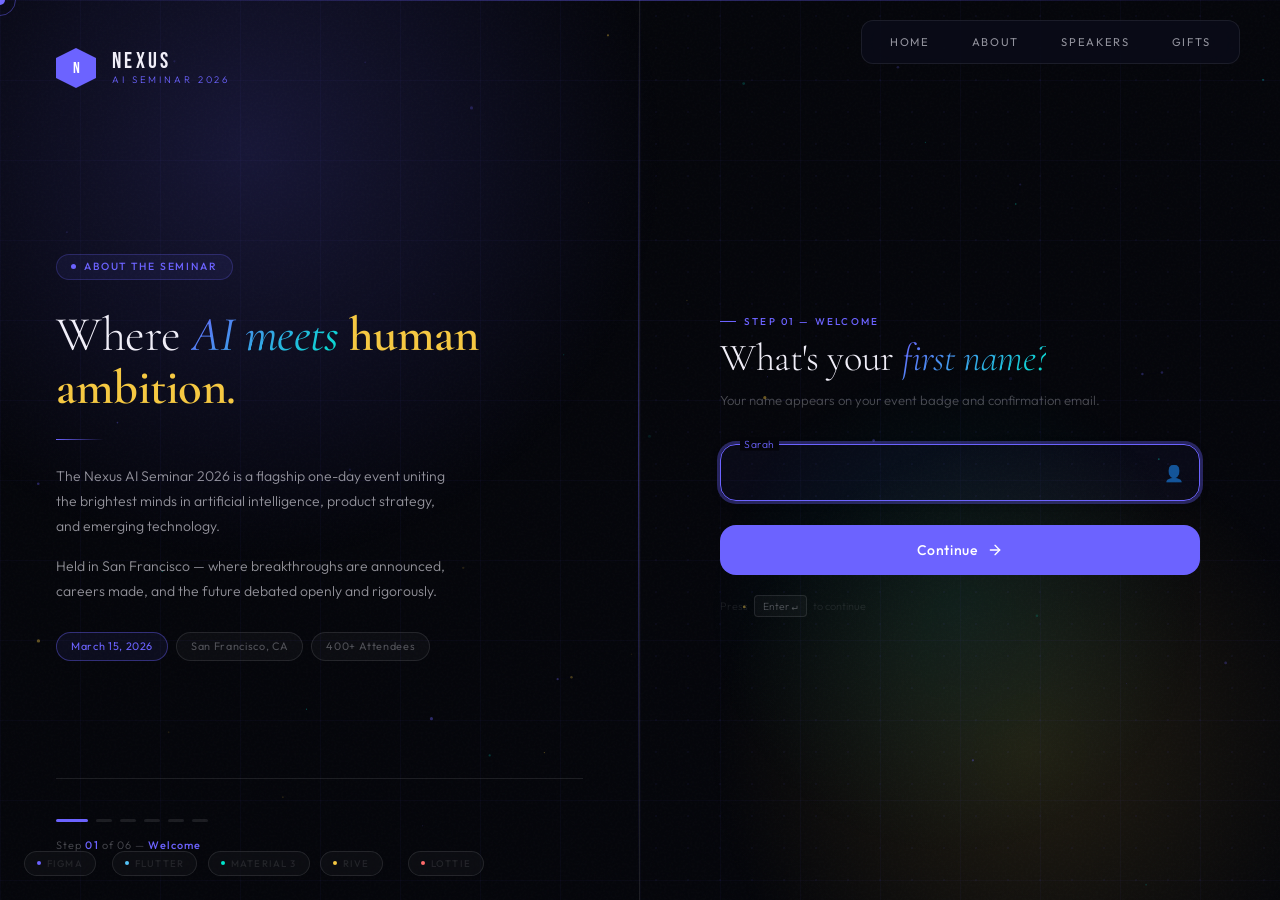
<file: index.html>
<!DOCTYPE html>
<html lang="en">
<head>
<meta charset="UTF-8">
<meta name="viewport" content="width=device-width, initial-scale=1.0">
<title>NEXUS AI — Seminar 2026</title>

<link rel="preconnect" href="https://fonts.googleapis.com">
<link href="https://fonts.googleapis.com/css2?family=Bebas+Neue&family=Cormorant+Garamond:ital,wght@0,300;0,400;0,600;1,300;1,400&family=Outfit:wght@200;300;400;500;600&display=swap" rel="stylesheet">
<script src="https://cdnjs.cloudflare.com/ajax/libs/gsap/3.12.2/gsap.min.js"></script>
<link rel="stylesheet" href="styles.css">
</head>

<body>

<!-- NAVBAR (FIXED POSITION OUTSIDE SHELL) -->
<div class="top-nav">
  <a href="index.html">HOME</a>
  <a href="about.html">ABOUT</a>
  <a href="speakers.html">SPEAKERS</a>
  <a href="gifts.html">GIFTS</a>
</div>

<!-- CURSOR + BACKGROUND -->
<div id="cursor"></div>
<div id="cursor-ring"></div>
<div class="scan-line"></div>
<div class="mesh-layer"></div>
<div class="mesh-tert"></div>
<canvas id="ambient-canvas"></canvas>
<div class="grid-lines"></div>
<div class="noise"></div>

<!-- Tech badges -->
<div class="tech-badge tb1"><span class="tb-dot" style="background:#6C63FF"></span>Figma</div>
<div class="tech-badge tb2"><span class="tb-dot" style="background:#54C5F8"></span>Flutter</div>
<div class="tech-badge tb3"><span class="tb-dot" style="background:#00E5CC"></span>Material 3</div>
<div class="tech-badge tb4"><span class="tb-dot" style="background:#F5C842"></span>Rive</div>
<div class="tech-badge tb5"><span class="tb-dot" style="background:#FF6B6B"></span>Lottie</div>

<!-- MAIN LAYOUT -->
<div class="shell">

  <!-- LEFT PANEL -->
  <aside class="panel-left">
    <div class="logo">
      <div class="logo-hex">N</div>
      <div>
        <div class="logo-name">NEXUS</div>
        <div class="logo-sub">AI Seminar 2026</div>
      </div>
    </div>

    <div class="left-content">
      <div id="leftInner" class="left-inner"></div>
    </div>

    <div class="progress-section">
      <div class="step-dots" id="stepDots"></div>
      <div class="progress-label">
        Step <span id="stepNum">01</span> of 06 — 
        <span id="stepLbl">Welcome</span>
      </div>
    </div>
  </aside>

  <!-- RIGHT PANEL -->
  <main class="panel-right">

    <!-- FORM -->
    <div class="form-card" id="formCard">
      <div class="chips" id="chipsRow"></div>
      <div id="formStep" class="form-step"></div>
    </div>

    <!-- SUCCESS SCREEN -->
    <div class="success-screen" id="successScreen">
      <div class="success-orb">
        <div class="orb-r3"></div>
        <div class="orb-r2"></div>
        <div class="orb-r"></div>

        <div class="orb-core">
          <svg class="orb-check" width="28" height="28" viewBox="0 0 24 24"
            fill="none" stroke="white" stroke-width="2.5"
            stroke-linecap="round" stroke-linejoin="round">
            <polyline points="20 6 9 17 4 12"></polyline>
          </svg>
        </div>
      </div>

      <h1 class="success-title">You're registered.</h1>

      <p class="success-sub">
        Your seat at the Nexus AI Seminar 2026 is confirmed.
        A calendar invite and pre-event materials will arrive shortly.
      </p>

      <div class="summary-card">
        <div class="summary-head">
          <span class="summary-head-label">Registration Details</span>
          <span class="summary-head-badge">✓ Confirmed</span>
        </div>
        <div class="summary-rows" id="summaryRows"></div>
      </div>

      <button class="btn-restart" id="restartBtn">
        <svg width="14" height="14" viewBox="0 0 24 24" fill="none"
          stroke="currentColor" stroke-width="2">
          <polyline points="23 4 23 10 17 10"></polyline>
          <path d="M20.49 15a9 9 0 1 1-2.12-9.36L23 10"></path>
        </svg>
        Register another attendee
      </button>
    </div>

  </main>
</div>

<script src="script.js"></script>

</body>
</html>
</file>
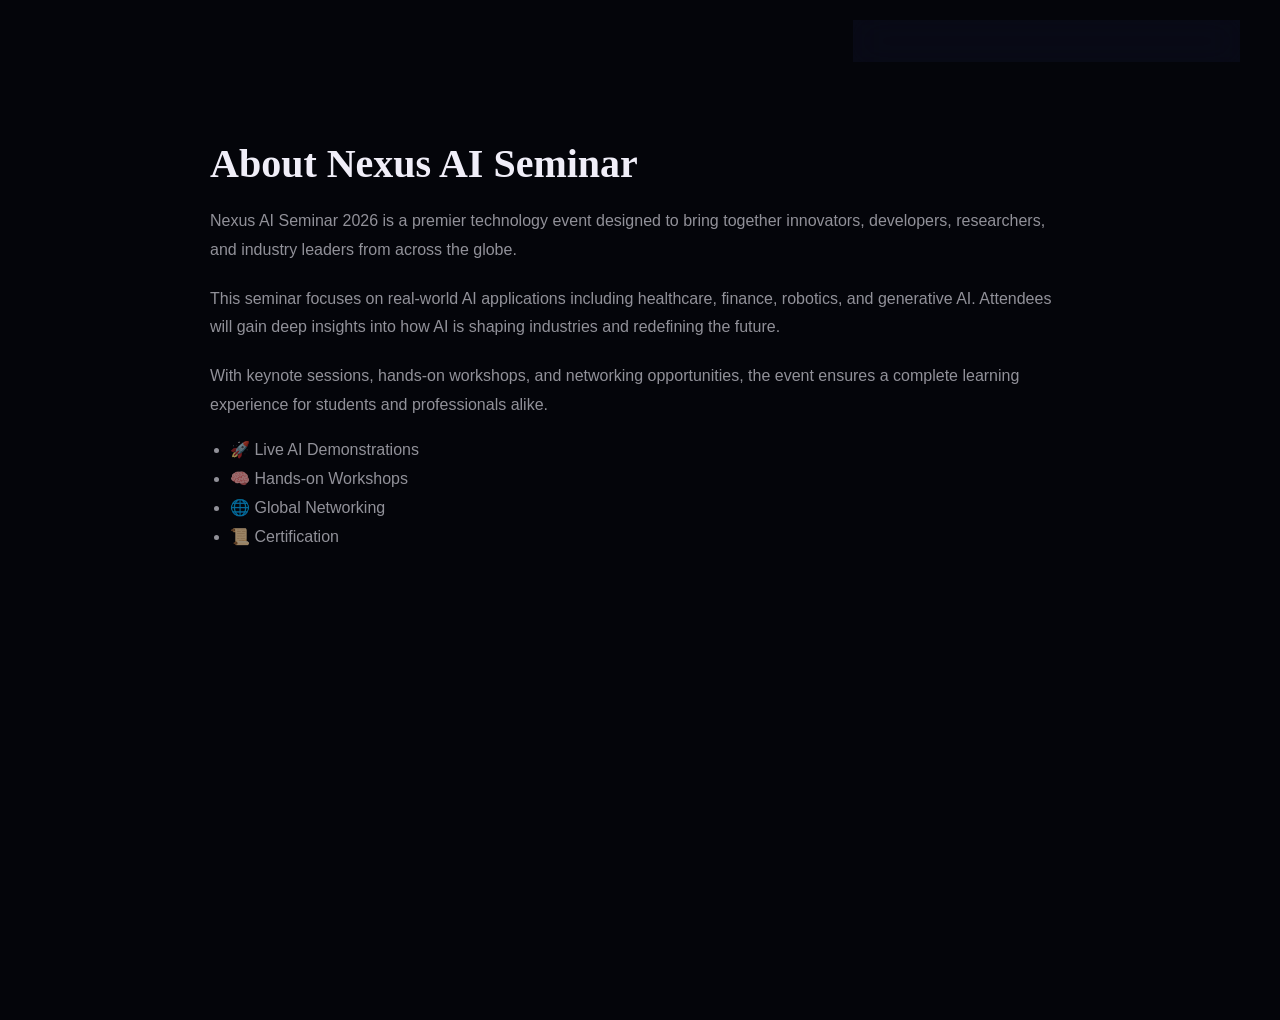
<file: about.html>
<!DOCTYPE html>
<html lang="en">
<head>
<meta charset="UTF-8">
<title>About - Nexus AI</title>
<link rel="stylesheet" href="styles.css">
</head>

<body>
<div class="top-nav">
  <a href="index.html">HOME</a>
  <a href="about.html">ABOUT</a>
  <a href="speakers.html">SPEAKERS</a>
  <a href="gifts.html">GIFTS</a>
</div>
<div class="page-container">

  <h1 class="page-title">About Nexus AI Seminar</h1>

  <p class="page-text">
    Nexus AI Seminar 2026 is a premier technology event designed to bring together 
    innovators, developers, researchers, and industry leaders from across the globe.
  </p>

  <p class="page-text">
    This seminar focuses on real-world AI applications including healthcare, finance, 
    robotics, and generative AI. Attendees will gain deep insights into how AI is shaping 
    industries and redefining the future.
  </p>

  <p class="page-text">
    With keynote sessions, hands-on workshops, and networking opportunities, the event 
    ensures a complete learning experience for students and professionals alike.
  </p>

  <ul class="page-list">
    <li>🚀 Live AI Demonstrations</li>
    <li>🧠 Hands-on Workshops</li>
    <li>🌐 Global Networking</li>
    <li>📜 Certification</li>
  </ul>

</div>

</body>
</html>
</file>
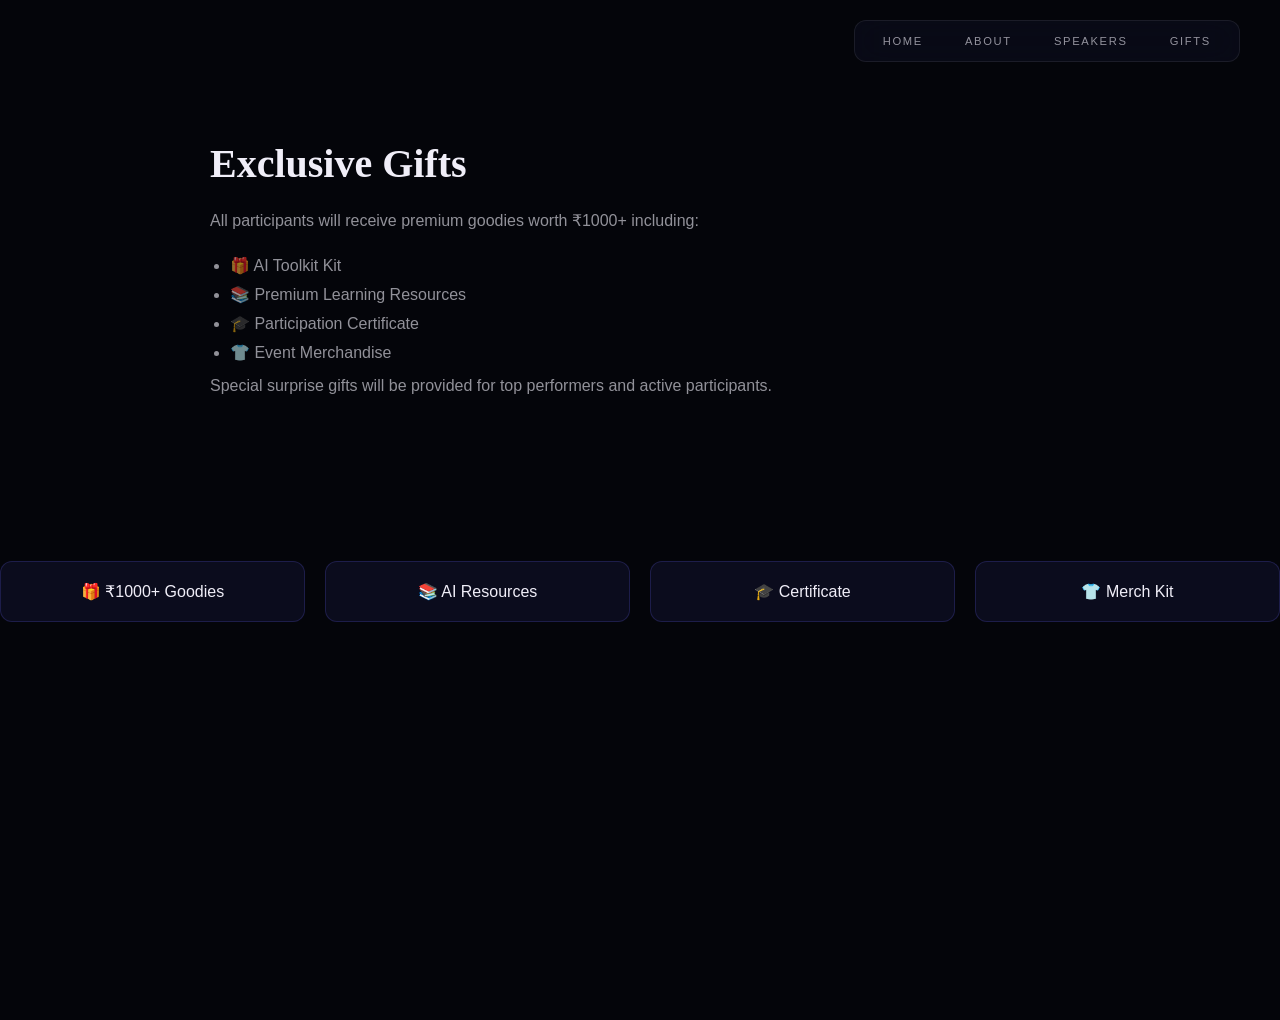
<file: gifts.html>
<!DOCTYPE html>
<html lang="en">
<head>
<meta charset="UTF-8">
<title>Gifts - Nexus AI</title>
<link rel="stylesheet" href="styles.css">
</head>

<body>
<div class="top-nav">
  <a href="index.html">HOME</a>
  <a href="about.html">ABOUT</a>
  <a href="speakers.html">SPEAKERS</a>
  <a href="gifts.html">GIFTS</a>
</div>
<div class="page-container">

  <h1 class="page-title">Exclusive Gifts</h1>

  <p class="page-text">
    All participants will receive premium goodies worth ₹1000+ including:
  </p>

  <ul class="page-list">
    <li>🎁 AI Toolkit Kit</li>
    <li>📚 Premium Learning Resources</li>
    <li>🎓 Participation Certificate</li>
    <li>👕 Event Merchandise</li>
  </ul>

  <p class="page-text">
    Special surprise gifts will be provided for top performers and active participants.
  </p>

</div>
<div class="gift-grid">

  <div class="gift-card">🎁 ₹1000+ Goodies</div>
  <div class="gift-card">📚 AI Resources</div>
  <div class="gift-card">🎓 Certificate</div>
  <div class="gift-card">👕 Merch Kit</div>

</div>
</body>
</html>
</file>
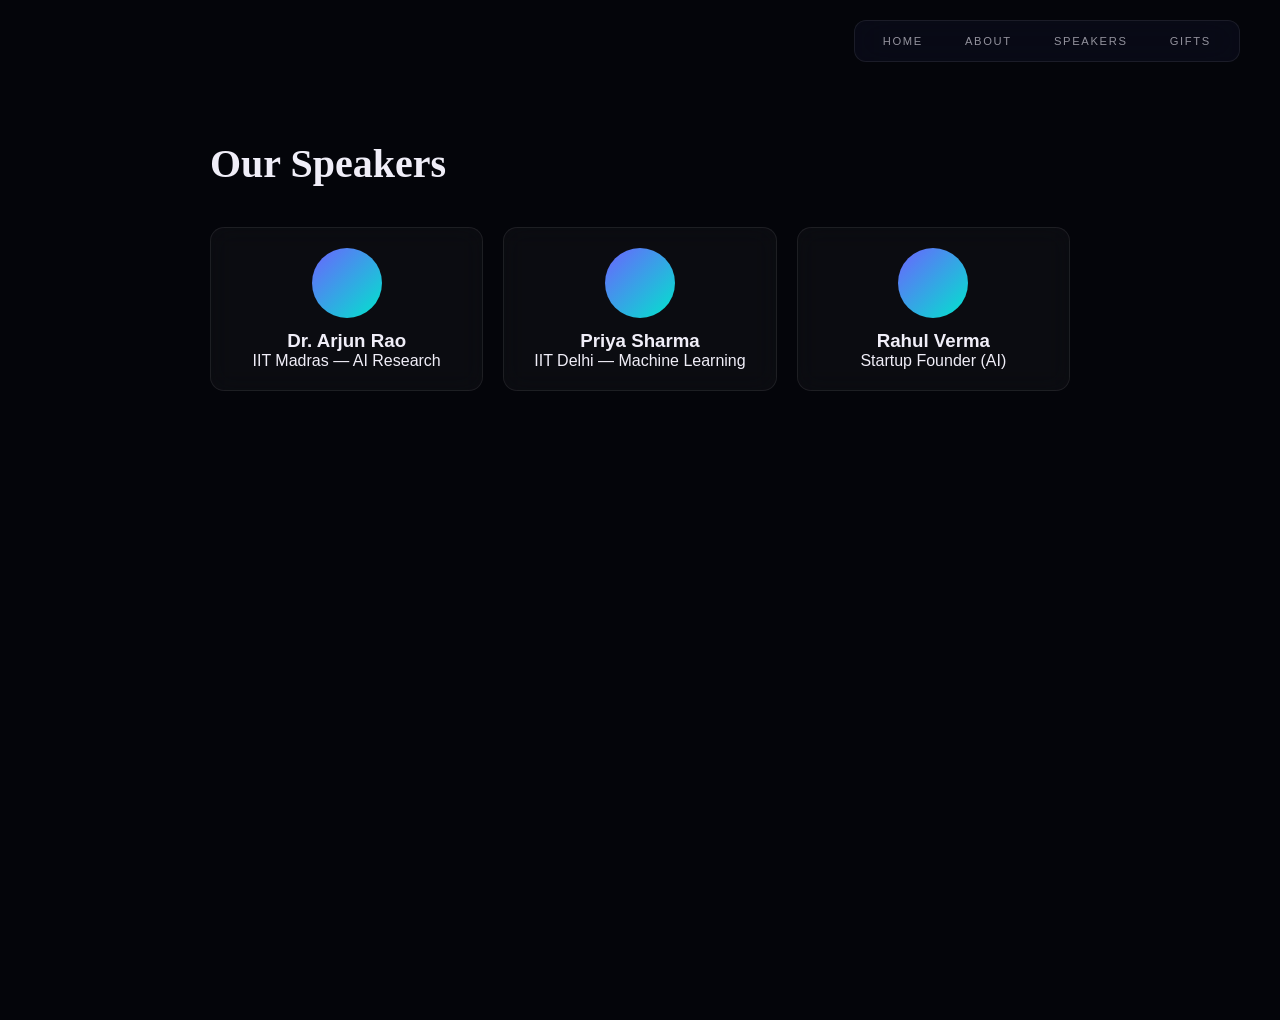
<file: speakers.html>
<!DOCTYPE html>
<html lang="en">
<head>
<meta charset="UTF-8">
<title>Speakers - Nexus AI</title>
<link rel="stylesheet" href="styles.css">
</head>

<body>
<div class="top-nav">
  <a href="index.html">HOME</a>
  <a href="about.html">ABOUT</a>
  <a href="speakers.html">SPEAKERS</a>
  <a href="gifts.html">GIFTS</a>
</div>
<div class="page-container">

  <h1 class="page-title">Our Speakers</h1>

  <div class="speaker-grid">

  <div class="speaker-card">
    <div class="speaker-img"></div>
    <h3>Dr. Arjun Rao</h3>
    <p>IIT Madras — AI Research</p>
  </div>

  <div class="speaker-card">
    <div class="speaker-img"></div>
    <h3>Priya Sharma</h3>
    <p>IIT Delhi — Machine Learning</p>
  </div>

  <div class="speaker-card">
    <div class="speaker-img"></div>
    <h3>Rahul Verma</h3>
    <p>Startup Founder (AI)</p>
  </div>

</div>

</div>

</body>
</html>
</file>
<file: styles.css>
/* ═══════════════════════════════════════
   DESIGN TOKENS — Material 3 + Custom
═══════════════════════════════════════ */
:root {
  --surface-bg:        #04050A;
  --surface-1:         #0C0E18;
  --surface-2:         #12152A;
  --surface-glass:     rgba(255,255,255,0.03);
  --surface-glass-2:   rgba(255,255,255,0.06);

  --primary:           #6C63FF;
  --primary-dim:       #4B44CC;
  --primary-glow:      rgba(108,99,255,0.35);
  --primary-subtle:    rgba(108,99,255,0.08);

  --accent:            #F5C842;
  --accent-glow:       rgba(245,200,66,0.3);

  --tert:              #00E5CC;
  --tert-glow:         rgba(0,229,204,0.25);

  --on-bg:             #F0EEF8;
  --on-bg-mid:         rgba(240,238,248,0.6);
  --on-bg-low:         rgba(240,238,248,0.3);
  --on-bg-faint:       rgba(240,238,248,0.1);

  --error:             #FF5C5C;
  --error-subtle:      rgba(255,92,92,0.1);

  --radius-xs:   4px;
  --radius-sm:   8px;
  --radius-md:   16px;
  --radius-lg:   24px;
  --radius-full: 9999px;

  --elev-2: 0 2px 6px 2px rgba(0,0,0,.3), 0 1px 2px rgba(0,0,0,.15);
  --elev-3: 0 4px 8px 3px rgba(0,0,0,.3), 0 1px 3px rgba(0,0,0,.15);

  --ease-standard: cubic-bezier(0.2,  0,   0,   1);
  --ease-spring:   cubic-bezier(0.34, 1.56,0.64,1);
  --ease-expo:     cubic-bezier(0.16, 1,   0.3, 1);
}

*, *::before, *::after { margin:0; padding:0; box-sizing:border-box; }
html { scroll-behavior: smooth; }

body {
  font-family: 'Outfit', sans-serif;
  background: var(--surface-bg);
  color: var(--on-bg);
  overflow-x: hidden;
  min-height: 100vh;
  cursor: none;
}

/* ═══ CUSTOM CURSOR ═══ */
#cursor {
  position: fixed;
  width: 10px; height: 10px;
  background: var(--primary);
  border-radius: 50%;
  pointer-events: none;
  z-index: 99999;
  transform: translate(-50%,-50%);
  mix-blend-mode: screen;
  transition: width .15s, height .15s, background .15s;
}
#cursor-ring {
  position: fixed;
  width: 32px; height: 32px;
  border: 1px solid rgba(108,99,255,.45);
  border-radius: 50%;
  pointer-events: none;
  z-index: 99998;
  transform: translate(-50%,-50%);
  /* Ring follows with JS rAF — no CSS transition on position */
  transition: width .4s var(--ease-expo),
              height .4s var(--ease-expo),
              border-color .3s;
}
/* Expand ring only when hovering buttons, NOT inputs */
body:has(.btn-filled:hover) #cursor-ring,
body:has(.btn-icon:hover) #cursor-ring,
body:has(.btn-restart:hover) #cursor-ring {
  width: 52px; height: 52px;
  border-color: var(--accent);
}
body:has(.btn-filled:hover) #cursor,
body:has(.btn-icon:hover) #cursor { background: var(--accent); }

/* ═══ BACKGROUND LAYERS ═══ */
.mesh-layer {
  position: fixed; inset: 0; z-index: 0; pointer-events: none;
}
.mesh-layer::before {
  content: '';
  position: absolute;
  width: 900px; height: 900px;
  top: -300px; left: -200px;
  background: radial-gradient(circle, rgba(108,99,255,.18) 0%, transparent 65%);
  animation: meshA 18s ease-in-out infinite;
}
.mesh-layer::after {
  content: '';
  position: absolute;
  width: 700px; height: 700px;
  bottom: -200px; right: -100px;
  background: radial-gradient(circle, rgba(245,200,66,.12) 0%, transparent 65%);
  animation: meshB 22s ease-in-out infinite;
}
@keyframes meshA {
  0%,100% { transform: translate(0,0) scale(1); }
  33%      { transform: translate(80px,60px) scale(1.1); }
  66%      { transform: translate(-40px,100px) scale(.95); }
}
@keyframes meshB {
  0%,100% { transform: translate(0,0); }
  50%      { transform: translate(-60px,-80px) scale(1.15); }
}
.mesh-tert {
  position: fixed;
  width: 500px; height: 500px;
  top: 40%; left: 55%;
  background: radial-gradient(circle, rgba(0,229,204,.07) 0%, transparent 70%);
  pointer-events: none; z-index: 0;
  animation: meshC 28s ease-in-out infinite;
}
@keyframes meshC {
  0%,100% { transform: translate(0,0); }
  50%      { transform: translate(40px,-60px); }
}
.noise {
  position: fixed; inset: 0; z-index: 1; pointer-events: none;
  background-image: url("data:image/svg+xml,%3Csvg viewBox='0 0 512 512' xmlns='http://www.w3.org/2000/svg'%3E%3Cfilter id='n'%3E%3CfeTurbulence type='fractalNoise' baseFrequency='0.75' numOctaves='4' stitchTiles='stitch'/%3E%3C/filter%3E%3Crect width='100%25' height='100%25' filter='url(%23n)' opacity='0.05'/%3E%3C/svg%3E");
  opacity: .5;
}
.grid-lines {
  position: fixed; inset: 0; z-index: 0; pointer-events: none;
  background-image:
    linear-gradient(rgba(108,99,255,.04) 1px, transparent 1px),
    linear-gradient(90deg, rgba(108,99,255,.04) 1px, transparent 1px);
  background-size: 80px 80px;
}
#ambient-canvas {
  position: fixed; inset: 0; z-index: 0; pointer-events: none;
}
.scan-line {
  position: fixed;
  top: 0; left: 0; right: 0;
  height: 1px;
  background: linear-gradient(90deg, transparent, var(--primary), transparent);
  opacity: .4; z-index: 5; pointer-events: none;
  animation: scanDown 8s linear infinite;
}
@keyframes scanDown {
  from { top: 0;    opacity: .4; }
  90%  {            opacity: .4; }
  to   { top: 100vh; opacity: 0; }
}

/* ═══ LAYOUT ═══ */
.shell {
  position: relative; z-index: 2;
  display: grid;
  grid-template-columns: 1fr 1fr;
  min-height: 100vh;
}

/* ═══ LEFT PANEL ═══ */
.panel-left {
  position: sticky; top: 0;
  height: 100vh;
  display: flex; flex-direction: column;
  padding: 3rem 3.5rem;
  overflow: hidden;
  border-right: 1px solid var(--on-bg-faint);
}
.panel-left::after {
  content: '';
  position: absolute; top: 0; right: 0;
  width: 1px; height: 100%;
  background: linear-gradient(to bottom, transparent, var(--primary), transparent);
  opacity: .4;
}
.logo {
  display: flex; align-items: center; gap: 1rem;
  padding-bottom: 3rem;
}
.logo-hex {
  width: 40px; height: 40px;
  background: var(--primary);
  clip-path: polygon(50% 0%,100% 25%,100% 75%,50% 100%,0% 75%,0% 25%);
  display: flex; align-items: center; justify-content: center;
  flex-shrink: 0;
  font-family: 'Bebas Neue', sans-serif;
  font-size: 1rem; color: white;
  animation: hexPulse 3s ease-in-out infinite;
}
@keyframes hexPulse {
  0%,100% { box-shadow: 0 0 0 0 var(--primary-glow); }
  50%      { box-shadow: 0 0 0 12px transparent; }
}
.logo-name {
  font-family: 'Bebas Neue', sans-serif;
  font-size: 1.4rem; letter-spacing: .15em;
  color: var(--on-bg); line-height: 1;
}
.logo-sub {
  font-size: .6rem; font-weight: 300;
  letter-spacing: .3em; text-transform: uppercase;
  color: var(--primary);
}
.left-content {
  flex: 1; display: flex; flex-direction: column; justify-content: center;
}
.left-inner {
  animation: leftReveal .7s var(--ease-expo) forwards;
}
@keyframes leftReveal {
  from { opacity: 0; transform: translateY(32px) skewY(1deg); filter: blur(4px); }
  to   { opacity: 1; transform: translateY(0) skewY(0); filter: blur(0); }
}
.left-tag {
  display: inline-flex; align-items: center; gap: .5rem;
  padding: .35rem .875rem;
  background: var(--primary-subtle);
  border: 1px solid rgba(108,99,255,.25);
  border-radius: var(--radius-full);
  font-size: .65rem; font-weight: 500;
  letter-spacing: .18em; text-transform: uppercase;
  color: var(--primary); margin-bottom: 1.75rem;
}
.left-tag-dot {
  width: 5px; height: 5px;
  background: var(--primary); border-radius: 50%;
  animation: blink 1.5s ease infinite;
}
@keyframes blink {
  0%,100% { opacity: 1; } 50% { opacity: .3; }
}
.left-headline {
  font-family: 'Cormorant Garamond', serif;
  font-size: clamp(2.4rem, 3.8vw, 3.2rem);
  font-weight: 300; line-height: 1.1;
  color: var(--on-bg); margin-bottom: 1.5rem;
  letter-spacing: -.01em;
}
.left-headline em {
  font-style: italic; font-weight: 400;
  background: linear-gradient(135deg, var(--primary), var(--tert));
  -webkit-background-clip: text;
  -webkit-text-fill-color: transparent;
  background-clip: text;
}
.left-headline strong {
  font-weight: 600;
  color: var(--accent);
  -webkit-text-fill-color: var(--accent);
}
.left-rule {
  width: 48px; height: 1px;
  background: linear-gradient(90deg, var(--primary), transparent);
  margin-bottom: 1.5rem;
}
.left-body {
  font-size: .875rem; font-weight: 300;
  line-height: 1.8; color: var(--on-bg-mid);
  margin-bottom: .875rem; max-width: 400px;
}
.pill-row {
  display: flex; flex-wrap: wrap; gap: .5rem; margin-top: 1.75rem;
}
.pill {
  padding: .4rem .875rem;
  border-radius: var(--radius-full);
  font-size: .68rem; font-weight: 400; letter-spacing: .06em;
  border: 1px solid var(--on-bg-faint);
  color: var(--on-bg-low);
  background: var(--surface-glass);
  backdrop-filter: blur(8px);
  transition: all .3s var(--ease-standard);
}
.pill.active {
  border-color: rgba(108,99,255,.4);
  color: var(--primary);
  background: var(--primary-subtle);
}
.progress-section {
  padding-top: 2.5rem;
  border-top: 1px solid var(--on-bg-faint);
}
.step-dots { display: flex; gap: .5rem; margin-bottom: 1rem; }
.step-dot {
  height: 3px; border-radius: var(--radius-full);
  background: var(--on-bg-faint);
  transition: width .5s var(--ease-expo), background .3s;
  width: 16px;
}
.step-dot.done   { background: var(--primary-dim); }
.step-dot.active { background: var(--primary); width: 32px; }
.progress-label {
  font-size: .68rem; font-weight: 300;
  letter-spacing: .1em; color: var(--on-bg-low);
}
.progress-label span { color: var(--primary); font-weight: 500; }

/* ═══ RIGHT PANEL ═══ */
.panel-right {
  display: flex; align-items: center; justify-content: center;
  min-height: 100vh; padding: 4rem;
  position: relative;
}
.panel-right::before {
  content: '';
  position: absolute; inset: 0;
  background-image: radial-gradient(circle, rgba(108,99,255,.05) 1px, transparent 1px);
  background-size: 32px 32px;
  pointer-events: none;
}
.form-card {
  width: 100%; max-width: 480px;
  position: relative; z-index: 2;
}

/* Chips */
.chips { display: flex; flex-wrap: wrap; gap: .5rem; margin-bottom: 2rem; }
.chip {
  display: flex; align-items: center; gap: .375rem;
  padding: .3rem .75rem .3rem .5rem;
  background: var(--surface-glass-2);
  border: 1px solid var(--on-bg-faint);
  border-radius: var(--radius-full);
  font-size: .68rem; font-weight: 400;
  color: var(--on-bg-mid);
  backdrop-filter: blur(12px);
  animation: chipPop .35s var(--ease-spring) forwards;
}
@keyframes chipPop {
  from { opacity: 0; transform: scale(.7) translateY(4px); }
  to   { opacity: 1; transform: scale(1) translateY(0); }
}
.chip-icon {
  width: 18px; height: 18px;
  background: var(--primary-subtle);
  border-radius: 50%;
  display: flex; align-items: center; justify-content: center;
  font-size: .6rem;
}

/* Form Step */
.form-step { animation: stepReveal .5s var(--ease-expo) forwards; }
@keyframes stepReveal {
  from { opacity: 0; transform: translateX(24px); filter: blur(3px); }
  to   { opacity: 1; transform: translateX(0); filter: blur(0); }
}
.form-eyebrow {
  font-size: .62rem; font-weight: 500;
  letter-spacing: .22em; text-transform: uppercase;
  color: var(--primary); margin-bottom: .5rem;
  display: flex; align-items: center; gap: .5rem;
}
.form-eyebrow::before {
  content: ''; width: 16px; height: 1px;
  background: var(--primary);
}
.form-question {
  font-family: 'Cormorant Garamond', serif;
  font-size: clamp(1.8rem, 3vw, 2.4rem);
  font-weight: 300; line-height: 1.15;
  color: var(--on-bg); margin-bottom: .625rem;
  letter-spacing: -.01em;
}
.form-question em {
  font-style: italic;
  background: linear-gradient(135deg, var(--primary), var(--tert));
  -webkit-background-clip: text;
  -webkit-text-fill-color: transparent;
  background-clip: text;
}
.form-sub {
  font-size: .82rem; font-weight: 300;
  color: var(--on-bg-low); line-height: 1.65;
  margin-bottom: 2rem;
}

/* ── Material 3 Outlined Text Field ── */
.field-wrap { position: relative; margin-bottom: 1rem; }

.field-input {
  width: 100%;
  padding: 1.1rem 3rem 1.1rem 1.25rem;
  background: var(--surface-glass);
  border: 1px solid var(--on-bg-faint);
  border-radius: var(--radius-md);
  font-family: 'Outfit', sans-serif;
  font-size: 1rem; font-weight: 300;
  color: var(--on-bg);
  outline: none;
  transition: border-color .3s, background .3s, box-shadow .3s;
  
  backdrop-filter: blur(12px);
  /* Fix: ensure cursor shows normally inside input */
  cursor: text;
}
.field-input::placeholder { color: transparent; }
.field-input:focus {
  border-color: var(--primary);
  background: rgba(108,99,255,.05);
  box-shadow: 0 0 0 3px var(--primary-glow), var(--elev-2);
}
.field-input.has-value { border-color: rgba(108,99,255,.3); }
.field-input.error {
  border-color: var(--error);
  background: var(--error-subtle);
  box-shadow: 0 0 0 3px rgba(255,92,92,.15);
}

/* Floating label */
.field-label-float {
  position: absolute;
  left: 1.25rem; top: 50%;
  transform: translateY(-50%);
  font-size: .9rem; font-weight: 300;
  color: var(--on-bg-low);
  pointer-events: none;
  transition: all .25s var(--ease-standard);
  padding: 0 .25rem;
  background: transparent;
}
.field-input:focus ~ .field-label-float,
.field-input.has-value ~ .field-label-float {
  top: 0;
  font-size: .65rem;
  color: var(--primary);
  background: var(--surface-bg);
  letter-spacing: .05em;
}
.field-icon-right {
  position: absolute;
  right: 1rem; top: 50%;
  transform: translateY(-50%);
  font-size: 1rem; opacity: .3;
  pointer-events: none;
  transition: opacity .3s;
}
.field-wrap:focus-within .field-icon-right { opacity: .7; }

.error-msg {
  font-size: .72rem; font-weight: 400;
  color: var(--error);
  margin-top: .375rem;
  padding-left: 1.25rem;
  display: none;
  animation: errShake .3s var(--ease-spring);
}
.error-msg.show { display: block; }
@keyframes errShake {
  0%,100% { transform: translateX(0); }
  25%      { transform: translateX(-6px); }
  75%      { transform: translateX(6px); }
}

/* ── Navigation Buttons ── */
.nav-row {
  display: flex; align-items: center;
  gap: .75rem; margin-top: 1.5rem;
}
.btn-filled {
  flex: 1;
  display: flex; align-items: center; justify-content: center;
  gap: .625rem;
  padding: 1rem 1.75rem;
  background: var(--primary); color: white;
  border: none; border-radius: var(--radius-md);
  font-family: 'Outfit', sans-serif;
  font-size: .875rem; font-weight: 500;
  letter-spacing: .04em;
  cursor: none;
  position: relative; overflow: hidden;
  transition: transform .15s, box-shadow .3s, background .3s;
}
/* Flutter ripple */
.btn-filled::before {
  content: '';
  position: absolute; inset: 0;
  background: radial-gradient(
    circle at var(--rx, 50%) var(--ry, 50%),
    rgba(255,255,255,.25) 0%, transparent 70%
  );
  opacity: 0;
  transition: opacity .5s;
}
.btn-filled:hover {
  background: var(--primary-dim);
  box-shadow: 0 0 32px var(--primary-glow), var(--elev-3);
  transform: translateY(-1px);
}
.btn-filled:hover::before { opacity: 1; }
.btn-filled:active { transform: scale(.97); }
.btn-filled:disabled { opacity: .5; pointer-events: none; }
.btn-arrow {
  display: inline-flex;
  transition: transform .3s var(--ease-expo);
}
.btn-filled:hover .btn-arrow { transform: translateX(4px); }

.btn-icon {
  width: 46px; height: 46px;
  display: flex; align-items: center; justify-content: center;
  border: 1px solid var(--on-bg-faint);
  border-radius: var(--radius-md);
  background: var(--surface-glass);
  color: var(--on-bg-mid);
  cursor: none;
  transition: all .3s; flex-shrink: 0;
  backdrop-filter: blur(8px);
}
.btn-icon:hover {
  border-color: var(--on-bg-low);
  color: var(--on-bg);
  background: var(--surface-glass-2);
}
.enter-hint {
  margin-top: 1.25rem;
  font-size: .68rem; font-weight: 300;
  color: var(--on-bg-faint);
  display: flex; align-items: center; gap: .4rem;
}
kbd {
  padding: .2rem .5rem;
  border: 1px solid var(--on-bg-faint);
  border-radius: var(--radius-xs);
  font-family: 'Outfit', monospace;
  font-size: .65rem; color: var(--on-bg-low);
  background: var(--surface-glass);
}

/* ═══ SUCCESS SCREEN ═══ */
.success-screen {
  display: none; flex-direction: column;
  align-items: center; text-align: center;
  width: 100%; max-width: 480px;
  z-index: 2;
  animation: successReveal .8s var(--ease-expo) forwards;
}
@keyframes successReveal {
  from { opacity: 0; transform: scale(.92) translateY(20px); }
  to   { opacity: 1; transform: scale(1) translateY(0); }
}
.success-orb {
  width: 100px; height: 100px;
  position: relative; margin-bottom: 2rem;
}
.orb-r, .orb-r2, .orb-r3 {
  position: absolute; border-radius: 50%; border: 1px solid;
}
.orb-r  { inset: 0;    border-color: var(--primary);           animation: orbPulse 2s ease-in-out infinite; }
.orb-r2 { inset: -12px; border-color: rgba(108,99,255,.3);     animation: orbPulse 2s ease-in-out infinite .4s; }
.orb-r3 { inset: -24px; border-color: rgba(108,99,255,.1);     animation: orbPulse 2s ease-in-out infinite .8s; }
@keyframes orbPulse {
  0%,100% { transform: scale(1); opacity: 1; }
  50%      { transform: scale(1.08); opacity: .5; }
}
.orb-core {
  position: absolute; inset: 8px;
  background: linear-gradient(135deg, var(--primary), var(--tert));
  border-radius: 50%;
  display: flex; align-items: center; justify-content: center;
  animation: orbGlow 2s ease-in-out infinite;
}
@keyframes orbGlow {
  0%,100% { box-shadow: 0 0 40px var(--primary-glow); }
  50%      { box-shadow: 0 0 60px var(--primary-glow), 0 0 100px rgba(0,229,204,.2); }
}
.orb-check { animation: checkPop .5s var(--ease-spring) .3s both; }
@keyframes checkPop {
  from { transform: scale(0) rotate(-20deg); opacity: 0; }
  to   { transform: scale(1) rotate(0); opacity: 1; }
}
.success-title {
  font-family: 'Cormorant Garamond', serif;
  font-size: 2.6rem; font-weight: 300;
  color: var(--on-bg); margin-bottom: .75rem;
  letter-spacing: -.01em;
  animation: fadeUp .6s var(--ease-expo) .2s both;
}
@keyframes fadeUp {
  from { opacity: 0; transform: translateY(12px); }
  to   { opacity: 1; transform: translateY(0); }
}
.success-sub {
  font-size: .875rem; font-weight: 300;
  color: var(--on-bg-low); line-height: 1.7;
  max-width: 360px; margin-bottom: 2.5rem;
  animation: fadeUp .6s var(--ease-expo) .35s both;
}
.summary-card {
  width: 100%;
  background: var(--surface-glass);
  border: 1px solid var(--on-bg-faint);
  border-radius: var(--radius-lg);
  overflow: hidden; margin-bottom: 1.5rem;
  backdrop-filter: blur(20px);
  animation: fadeUp .6s var(--ease-expo) .5s both;
  box-shadow: var(--elev-3);
}
.summary-head {
  padding: 1rem 1.5rem;
  background: linear-gradient(135deg, var(--primary-subtle), rgba(0,229,204,.05));
  border-bottom: 1px solid var(--on-bg-faint);
  display: flex; align-items: center; justify-content: space-between;
}
.summary-head-label {
  font-size: .62rem; font-weight: 500;
  letter-spacing: .2em; text-transform: uppercase;
  color: var(--on-bg-low);
}
.summary-head-badge {
  font-size: .62rem; font-weight: 500;
  letter-spacing: .12em; text-transform: uppercase;
  color: var(--tert);
  padding: .2rem .625rem;
  border: 1px solid rgba(0,229,204,.3);
  border-radius: var(--radius-full);
}
.summary-rows { padding: .375rem 0; }
.summary-row {
  display: flex; align-items: center;
  padding: .7rem 1.5rem; gap: 1rem;
  border-bottom: 1px solid var(--on-bg-faint);
  animation: slideRight .4s var(--ease-expo) both;
  opacity: 0;
}
.summary-row:last-child { border-bottom: none; }
@keyframes slideRight {
  from { opacity: 0; transform: translateX(-12px); }
  to   { opacity: 1; transform: translateX(0); }
}
.s-icon  { font-size: .9rem; width: 20px; text-align: center; flex-shrink: 0; }
.s-label {
  font-size: .65rem; font-weight: 500;
  letter-spacing: .1em; text-transform: uppercase;
  color: var(--on-bg-faint); width: 90px; flex-shrink: 0;
}
.s-val { font-size: .875rem; font-weight: 300; color: var(--on-bg); flex: 1; }

.btn-restart {
  display: flex; align-items: center; gap: .5rem;
  padding: .75rem 1.5rem;
  background: transparent;
  border: 1px solid var(--on-bg-faint);
  border-radius: var(--radius-md);
  font-family: 'Outfit', sans-serif;
  font-size: .8rem; font-weight: 400;
  color: var(--on-bg-low);
  cursor: none;
  transition: all .3s;
  animation: fadeUp .6s var(--ease-expo) .8s both;
}
.btn-restart:hover {
  border-color: var(--primary);
  color: var(--primary);
  background: var(--primary-subtle);
}

/* ═══ TECH BADGES ═══ */
.tech-badge {
  position: fixed;
  display: flex; align-items: center; gap: .375rem;
  padding: .35rem .75rem;
  background: var(--surface-glass);
  border: 1px solid var(--on-bg-faint);
  border-radius: var(--radius-full);
  font-size: .6rem; font-weight: 500;
  letter-spacing: .12em; text-transform: uppercase;
  color: var(--on-bg-faint);
  backdrop-filter: blur(12px);
  z-index: 3; pointer-events: none;
  animation: techFloat 4s ease-in-out infinite;
}
.tb-dot { width: 4px; height: 4px; border-radius: 50%; }
.tb1 { bottom: 1.5rem; left: 1.5rem;  animation-delay: 0s; }
.tb2 { bottom: 1.5rem; left: 7rem;    animation-delay: .6s; }
.tb3 { bottom: 1.5rem; left: 13rem;   animation-delay: 1.2s; }
.tb4 { bottom: 1.5rem; left: 20rem;   animation-delay: 1.8s; }
.tb5 { bottom: 1.5rem; left: 25.5rem; animation-delay: 2.4s; }
@keyframes techFloat {
  0%,100% { transform: translateY(0); }
  50%      { transform: translateY(-4px); }
}

/* ═══ RESPONSIVE ═══ */
@media (max-width: 960px) {
  .shell { grid-template-columns: 1fr; }
  .panel-left { position: relative; height: auto; padding: 2rem; }
  .panel-left::after { display: none; }
  .logo { padding-bottom: 1.5rem; }
  .left-body { display: none; }
  .pill-row { margin-top: 1rem; }
  .progress-section { padding-top: 1.5rem; }
  .panel-right { padding: 2.5rem 2rem; min-height: auto; }
  .tech-badge { display: none; }
}
/* PAGE STYLES */
.page-container {
  max-width: 900px;
  margin: 120px auto;
  padding: 20px;
}

.page-title {
  font-size: 2.5rem;
  font-family: 'Cormorant Garamond', serif;
  margin-bottom: 20px;
}

.page-text {
  color: var(--on-bg-mid);
  line-height: 1.8;
  margin-bottom: 20px;
}

.page-list {
  margin-top: 20px;
  padding-left: 20px;
}

.page-list li {
  margin-bottom: 10px;
  color: var(--on-bg-mid);
}

/* SPEAKER CARDS */
.speaker-card {
  padding: 20px;
  margin-bottom: 20px;
  border: 1px solid var(--on-bg-faint);
  border-radius: 12px;
  background: var(--surface-glass);
  backdrop-filter: blur(10px);
}
/* PREMIUM NAVBAR */
.top-nav {
  position: fixed;
  top: 20px;
  right: 40px;
  display: flex;
  gap: 14px;
  padding: 8px 14px;

  background: rgba(12, 14, 30, 0.6);
  backdrop-filter: blur(16px);
  border: 1px solid rgba(255,255,255,0.08);
  border-radius: 12px;

  z-index: 9999;
}

/* NAV ITEMS */
.top-nav a {
  text-decoration: none;
  font-size: 0.7rem;
  letter-spacing: 0.15em;
  color: var(--on-bg-mid);
  padding: 6px 14px;
  border-radius: 6px;
  transition: all 0.3s ease;
}

/* HOVER */
.top-nav a:hover {
  color: var(--primary);
  background: rgba(108,99,255,0.08);
}

/* ACTIVE */
.top-nav a.active {
  color: white;
  background: var(--primary);
  box-shadow: 0 0 12px var(--primary-glow);
}
body {
  animation: fadeInPage 0.8s ease;
}

@keyframes fadeInPage {
  from {
    opacity: 0;
    transform: translateY(20px);
  }
  to {
    opacity: 1;
    transform: translateY(0);
  }
}
.speaker-grid {
  display: grid;
  grid-template-columns: repeat(auto-fit, minmax(220px, 1fr));
  gap: 20px;
  margin-top: 40px;
}

.speaker-card {
  padding: 20px;
  border-radius: 14px;
  background: rgba(255,255,255,0.03);
  border: 1px solid rgba(255,255,255,0.08);
  backdrop-filter: blur(12px);
  text-align: center;
  transition: 0.3s;
}

.speaker-card:hover {
  transform: translateY(-6px);
  box-shadow: 0 0 20px rgba(108,99,255,0.2);
}

.speaker-img {
  width: 70px;
  height: 70px;
  border-radius: 50%;
  background: linear-gradient(135deg, #6C63FF, #00E5CC);
  margin: auto;
  margin-bottom: 12px;
}
.gift-grid {
  display: grid;
  grid-template-columns: repeat(auto-fit, minmax(200px, 1fr));
  gap: 20px;
  margin-top: 30px;
}

.gift-card {
  padding: 20px;
  text-align: center;
  border-radius: 12px;
  background: rgba(108,99,255,0.08);
  border: 1px solid rgba(108,99,255,0.2);
  transition: 0.3s;
}

.gift-card:hover {
  transform: scale(1.05);
  box-shadow: 0 0 20px var(--primary-glow);
}
</file>
